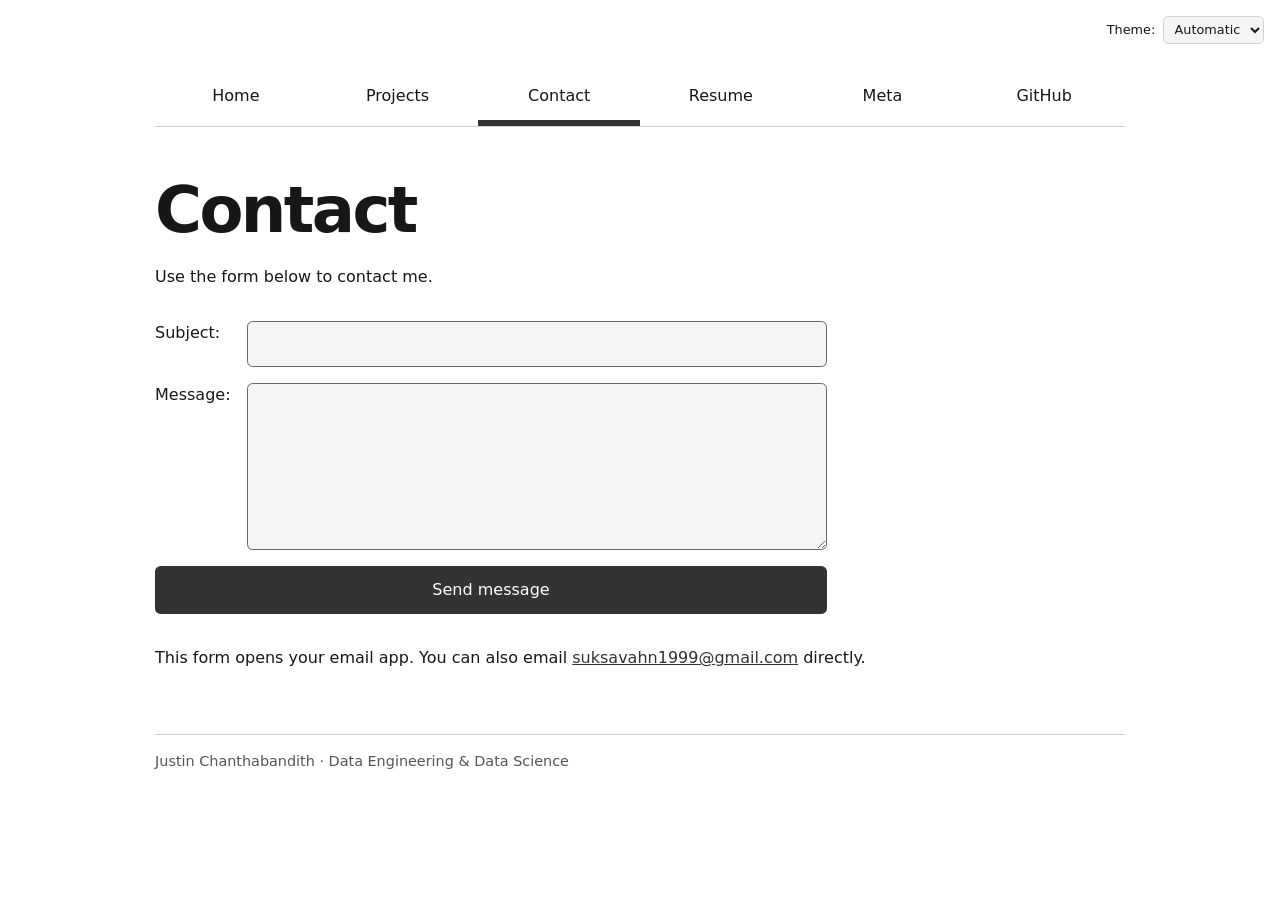
<file: contact/index.html>
<!DOCTYPE html>
<html lang="en">
<head>
    <meta charset="UTF-8">
    <meta name="viewport" content="width=device-width, initial-scale=1.0">
    <title>Contact — Justin Chanthabandith</title>
    <link rel="stylesheet" href="../style.css">
    <script type="module" src="../global.js"></script>
</head>
<body>
<h1>Contact</h1>
    <p>Use the form below to contact me.</p>

    <form action="mailto:suksavahn1999@gmail.com" method="GET">
        <label>Subject: <input type="text" name="subject" required></label>
        <label>Message: <textarea name="body" rows="6" required></textarea></label>
        <button type="submit">Send message</button>
    </form>
    <p>This form opens your email app. You can also email <a href="mailto:suksavahn1999@gmail.com">suksavahn1999@gmail.com</a> directly.</p>
    <footer>Justin Chanthabandith · Data Engineering &amp; Data Science</footer>
</body>
</html>
</file>
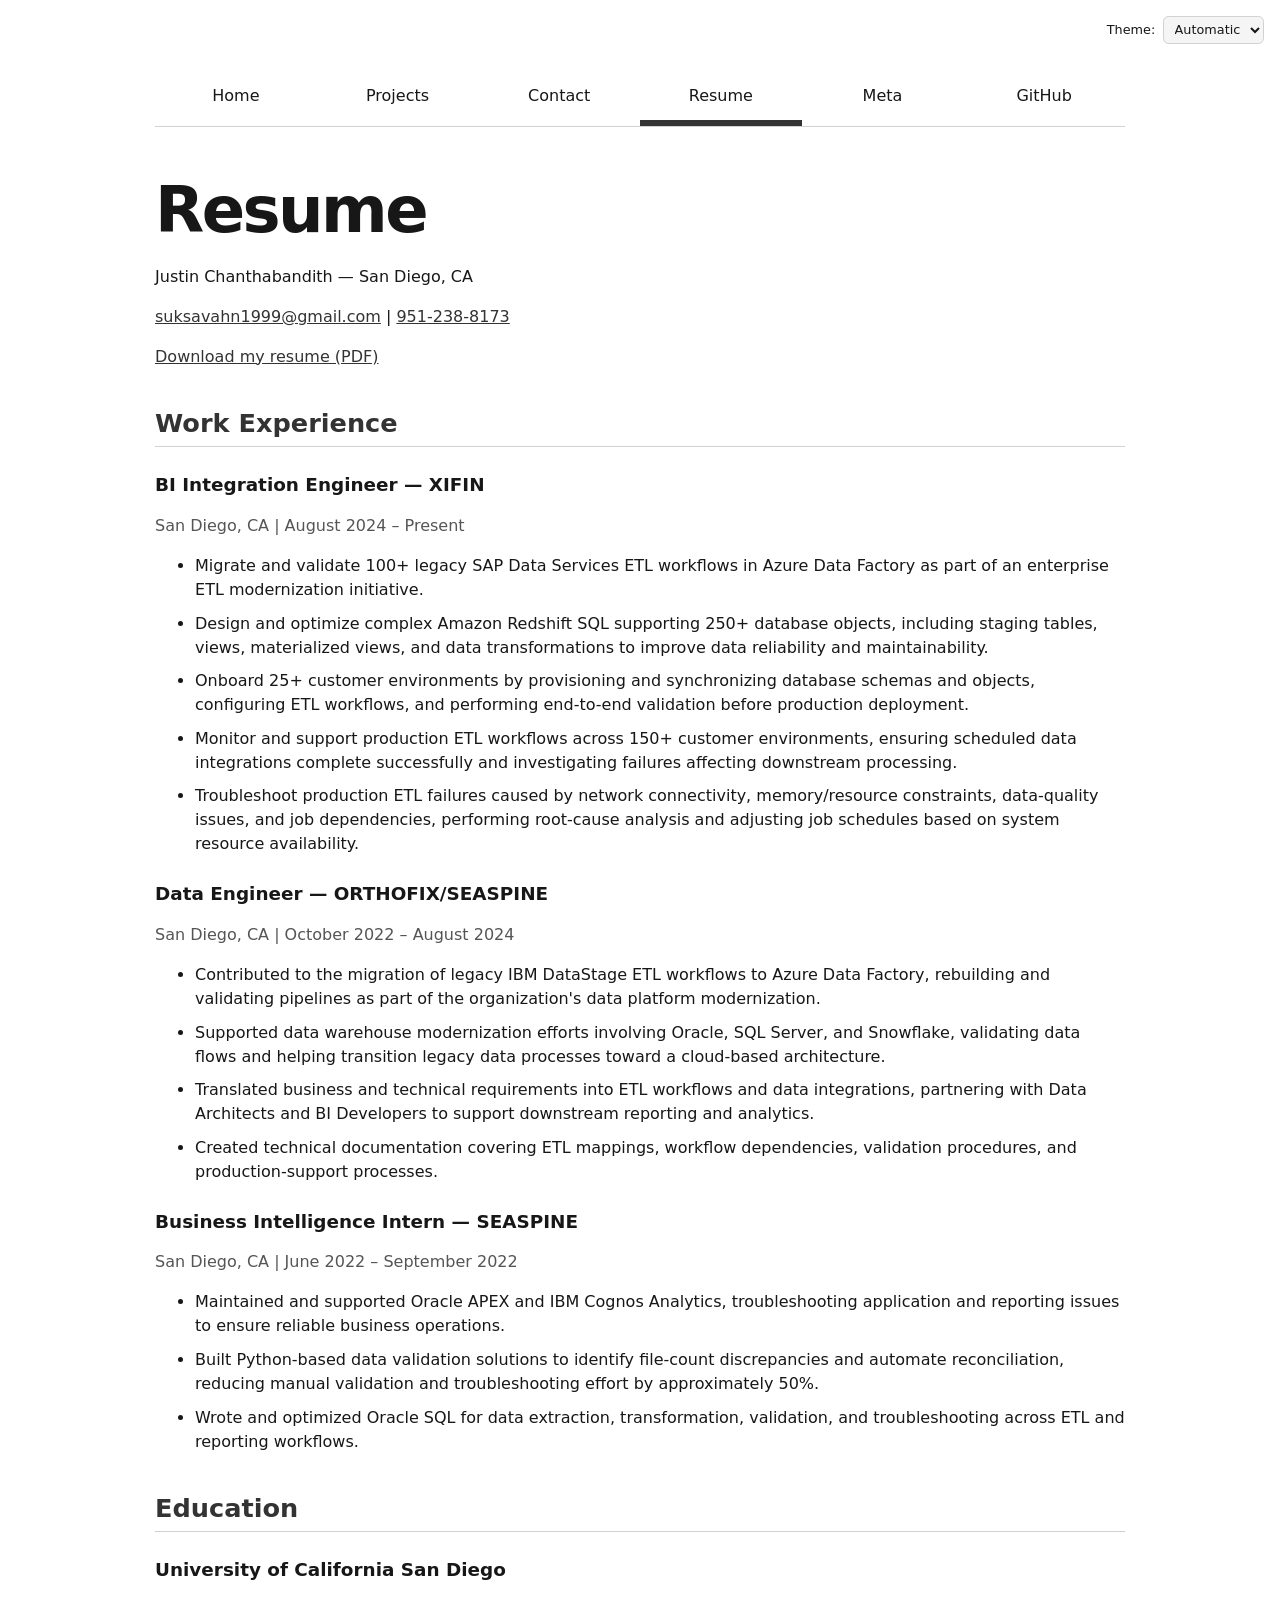
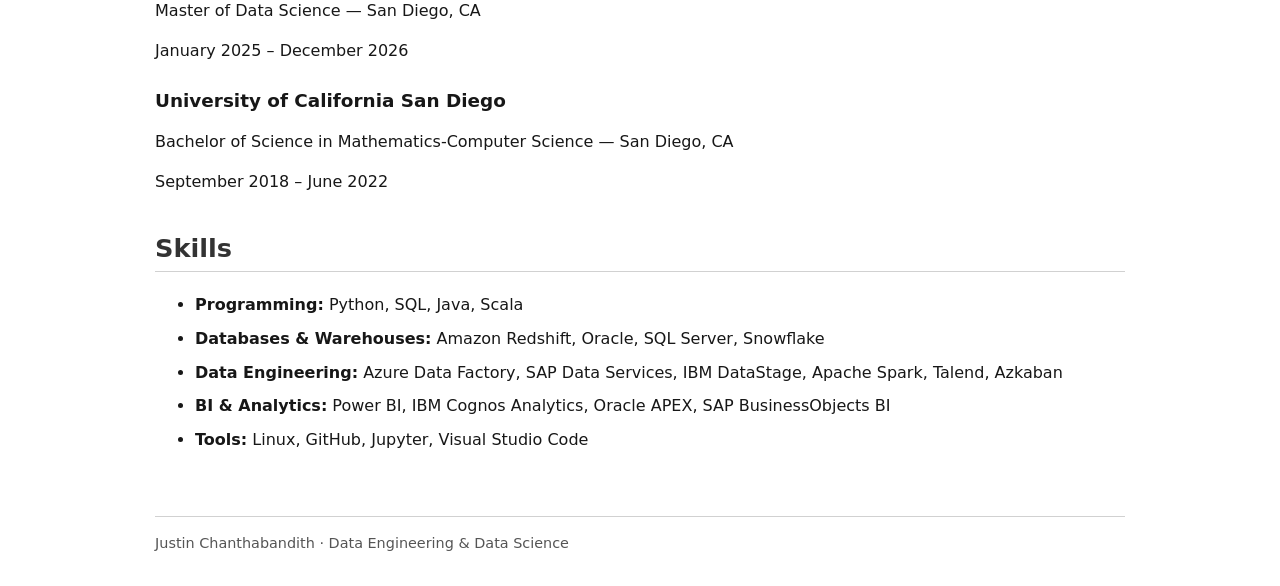
<file: resume/index.html>
<!DOCTYPE html>
<html lang="en">
<head>
    <meta charset="UTF-8">
    <meta name="viewport" content="width=device-width, initial-scale=1.0">
    <title>Resume — Justin Chanthabandith</title>
    <link rel="stylesheet" href="../style.css">
    <script type="module" src="../global.js"></script>
</head>
<body>
<main class="resume">
        <h1>Resume</h1>
        <p>Justin Chanthabandith — San Diego, CA</p>
        <p><a href="mailto:suksavahn1999@gmail.com">suksavahn1999@gmail.com</a> | <a href="tel:+19512388173">951-238-8173</a></p>
        <p><a href="JC_Resume_2026.pdf" download>Download my resume (PDF)</a></p>
        <section>
            <h2>Work Experience</h2>
            <article>
                <header>
                    <h3>BI Integration Engineer — XIFIN</h3>
                    <p>San Diego, CA | <time datetime="2024-08">August 2024</time> – Present</p>
                </header>
                <ul>
                    <li>Migrate and validate 100+ legacy SAP Data Services ETL workflows in Azure Data Factory as part of an enterprise ETL modernization initiative.</li>
                    <li>Design and optimize complex Amazon Redshift SQL supporting 250+ database objects, including staging tables, views, materialized views, and data transformations to improve data reliability and maintainability.</li>
                    <li>Onboard 25+ customer environments by provisioning and synchronizing database schemas and objects, configuring ETL workflows, and performing end-to-end validation before production deployment.</li>
                    <li>Monitor and support production ETL workflows across 150+ customer environments, ensuring scheduled data integrations complete successfully and investigating failures affecting downstream processing.</li>
                    <li>Troubleshoot production ETL failures caused by network connectivity, memory/resource constraints, data-quality issues, and job dependencies, performing root-cause analysis and adjusting job schedules based on system resource availability.</li>
                </ul>
            </article>
            <article>
                <header>
                    <h3>Data Engineer — ORTHOFIX/SEASPINE</h3>
                    <p>San Diego, CA | <time datetime="2022-10">October 2022</time> – <time datetime="2024-08">August 2024</time></p>
                </header>
                <ul>
                    <li>Contributed to the migration of legacy IBM DataStage ETL workflows to Azure Data Factory, rebuilding and validating pipelines as part of the organization&#x27;s data platform modernization.</li>
                    <li>Supported data warehouse modernization efforts involving Oracle, SQL Server, and Snowflake, validating data flows and helping transition legacy data processes toward a cloud-based architecture.</li>
                    <li>Translated business and technical requirements into ETL workflows and data integrations, partnering with Data Architects and BI Developers to support downstream reporting and analytics.</li>
                    <li>Created technical documentation covering ETL mappings, workflow dependencies, validation procedures, and production-support processes.</li>
                </ul>
            </article>
            <article>
                <header>
                    <h3>Business Intelligence Intern — SEASPINE</h3>
                    <p>San Diego, CA | <time datetime="2022-06">June 2022</time> – <time datetime="2022-09">September 2022</time></p>
                </header>
                <ul>
                    <li>Maintained and supported Oracle APEX and IBM Cognos Analytics, troubleshooting application and reporting issues to ensure reliable business operations.</li>
                    <li>Built Python-based data validation solutions to identify file-count discrepancies and automate reconciliation, reducing manual validation and troubleshooting effort by approximately 50%.</li>
                    <li>Wrote and optimized Oracle SQL for data extraction, transformation, validation, and troubleshooting across ETL and reporting workflows.</li>
                </ul>
            </article>
        </section>
        <section>
            <h2>Education</h2>
            <article>
                <h3>University of California San Diego</h3>
                <p>Master of Data Science — San Diego, CA</p>
                <p><time datetime="2025-01">January 2025</time> – <time datetime="2026-12">December 2026</time></p>
            </article>
            <article>
                <h3>University of California San Diego</h3>
                <p>Bachelor of Science in Mathematics-Computer Science — San Diego, CA</p>
                <p><time datetime="2018-09">September 2018</time> – <time datetime="2022-06">June 2022</time></p>
            </article>
        </section>
        <section>
            <h2>Skills</h2>
            <ul>
                <li><strong>Programming:</strong> Python, SQL, Java, Scala</li>
                <li><strong>Databases &amp; Warehouses:</strong> Amazon Redshift, Oracle, SQL Server, Snowflake</li>
                <li><strong>Data Engineering:</strong> Azure Data Factory, SAP Data Services, IBM DataStage, Apache Spark, Talend, Azkaban</li>
                <li><strong>BI &amp; Analytics:</strong> Power BI, IBM Cognos Analytics, Oracle APEX, SAP BusinessObjects BI</li>
                <li><strong>Tools:</strong> Linux, GitHub, Jupyter, Visual Studio Code</li>
            </ul>
        </section>
    </main>
    <footer>Justin Chanthabandith · Data Engineering &amp; Data Science</footer>
</body>
</html>
</file>
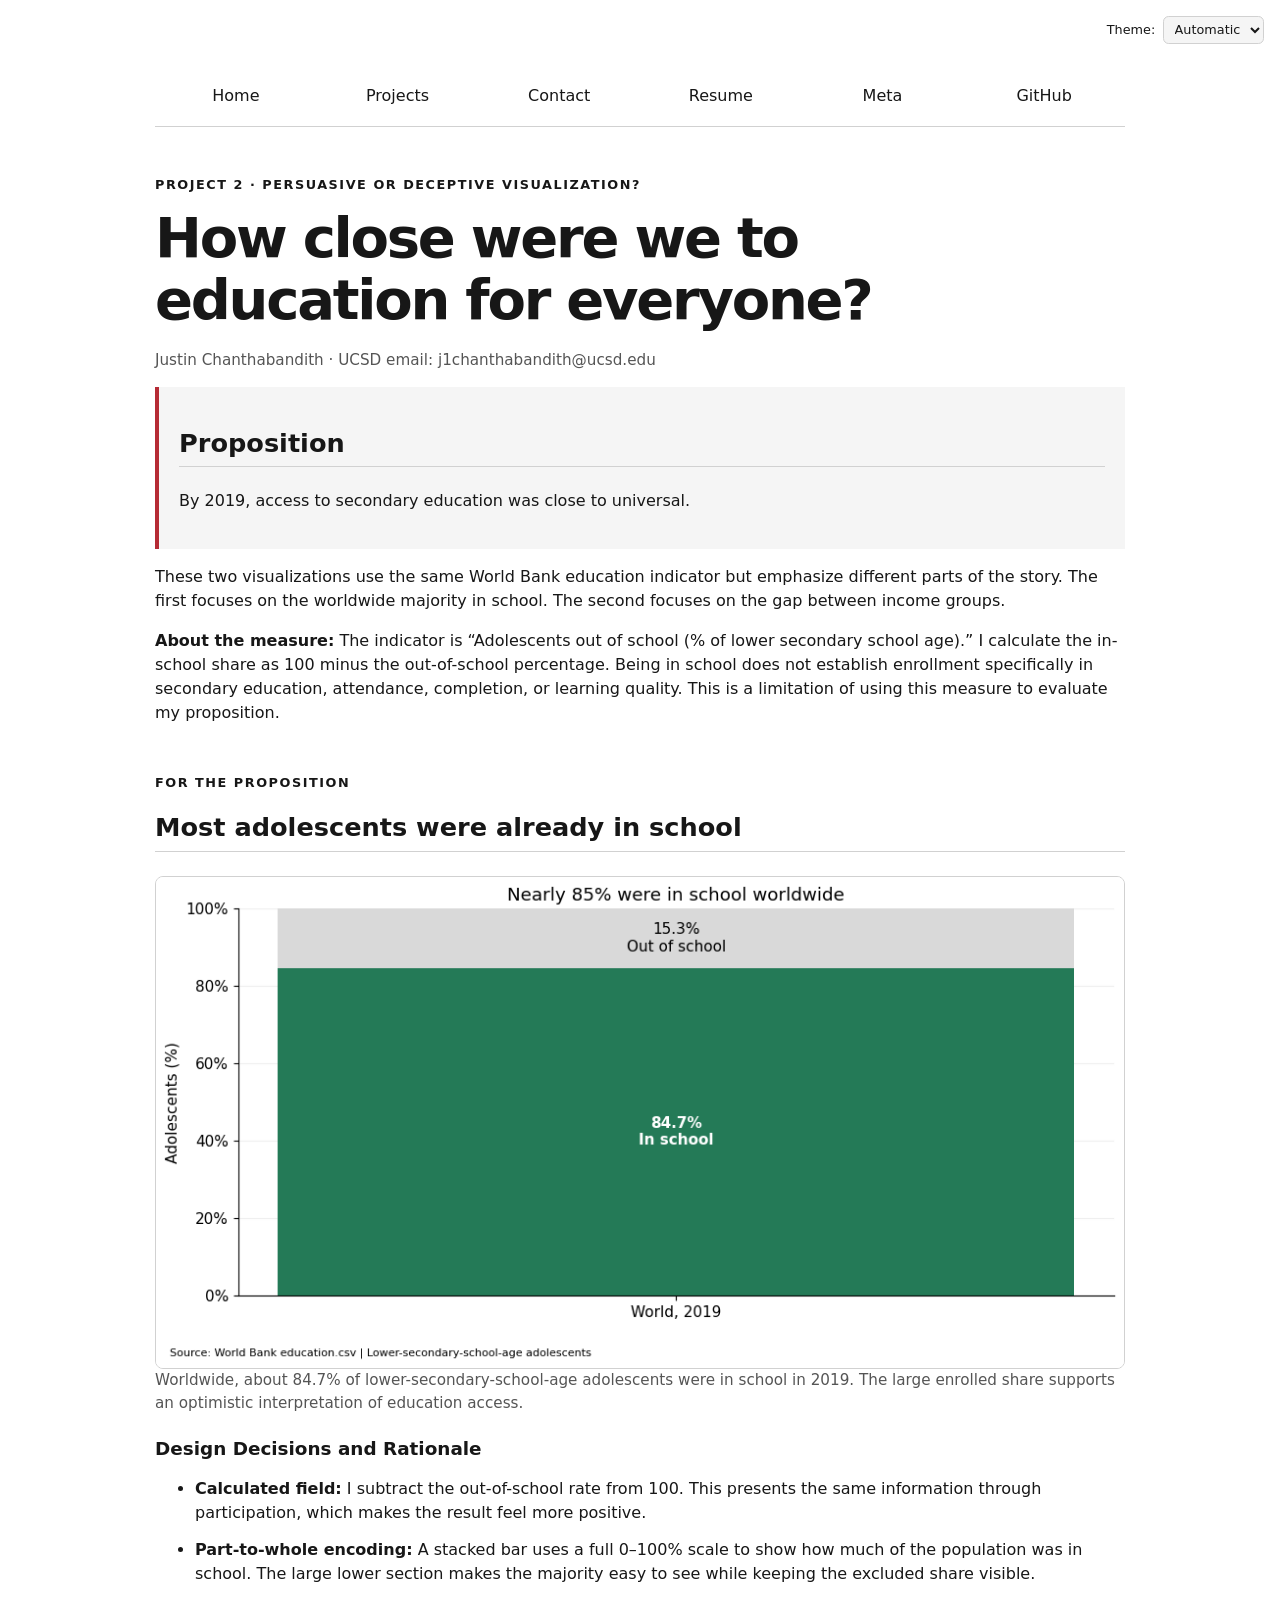
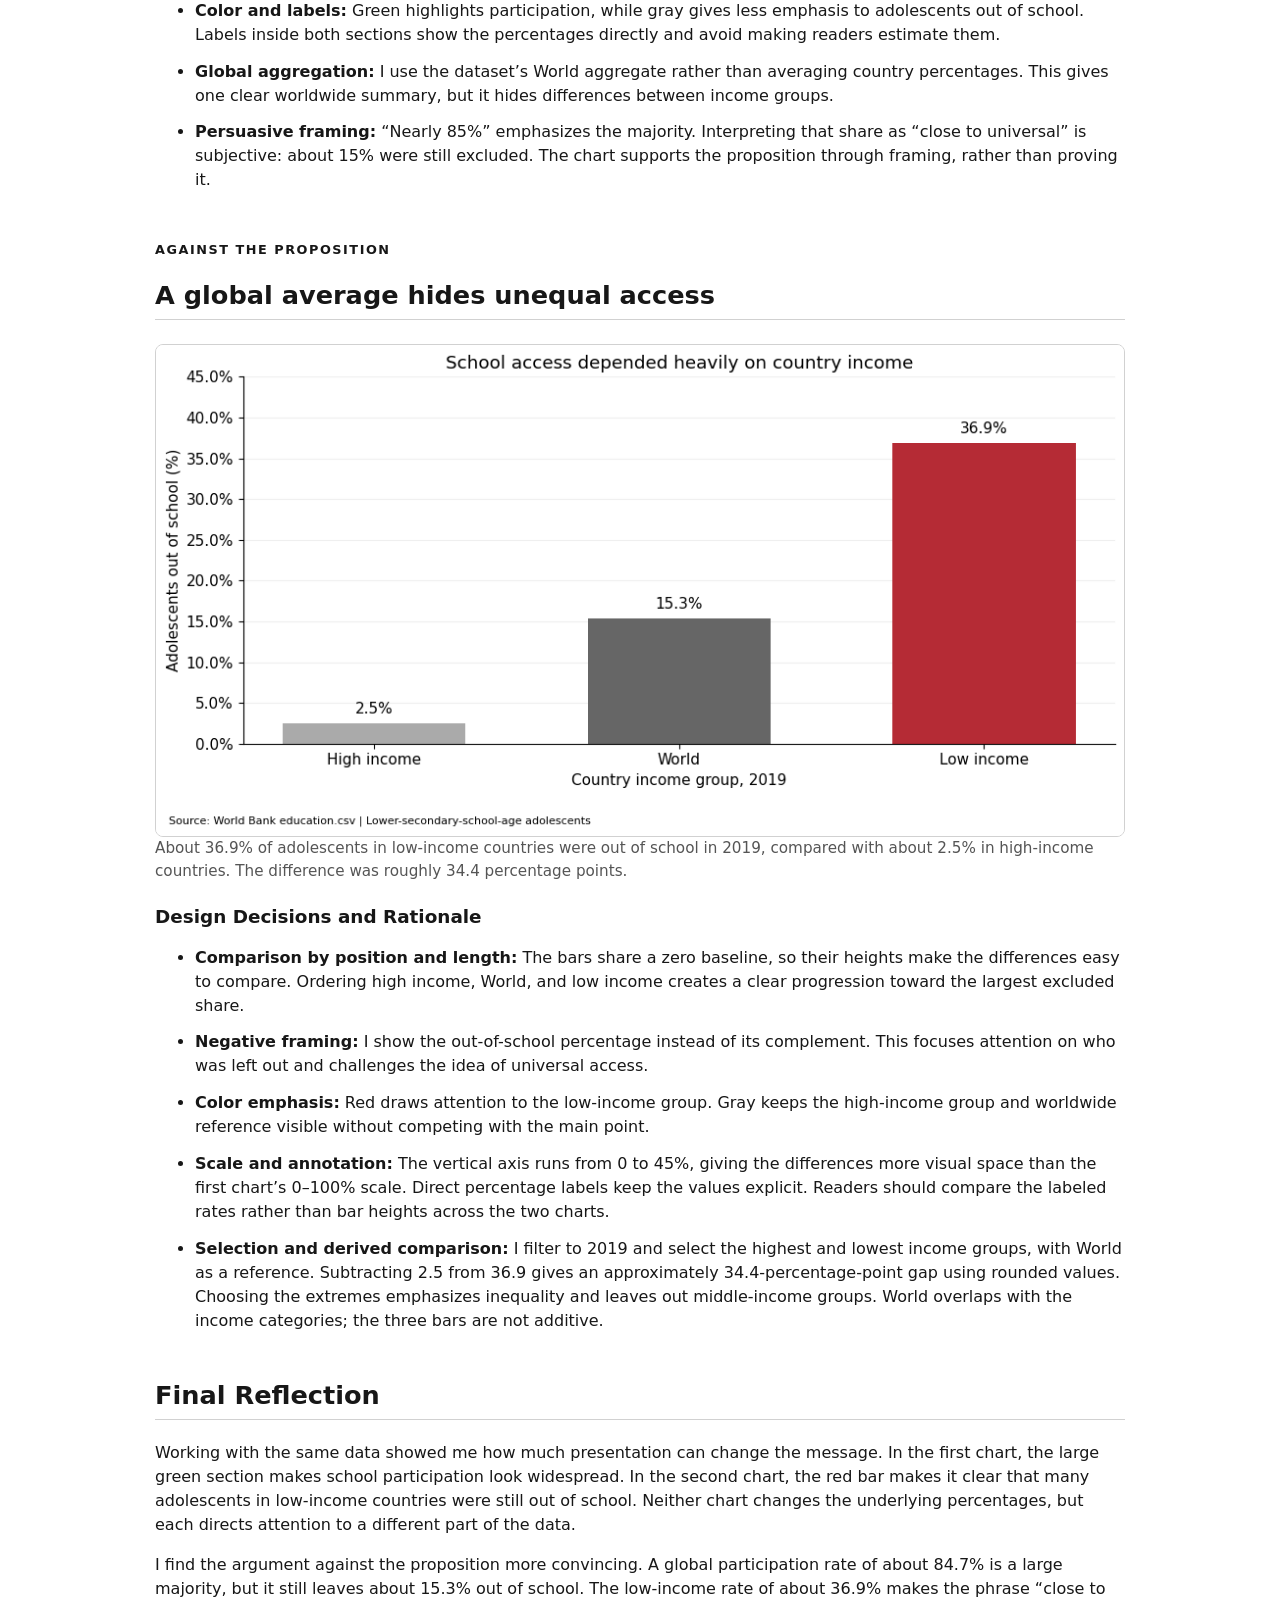
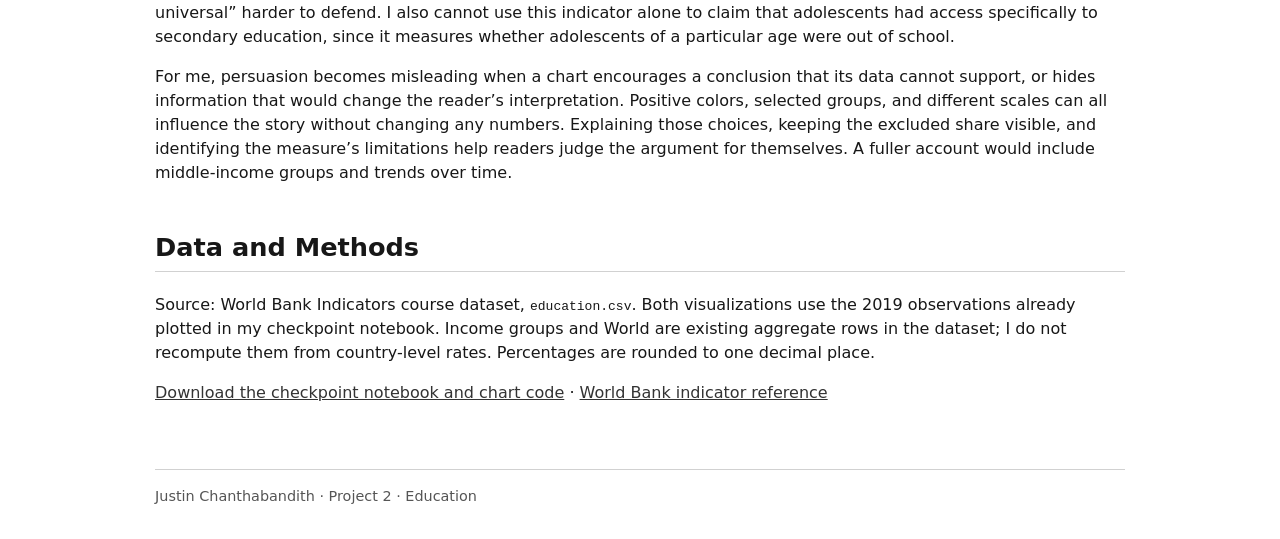
<file: projects/project2/index.html>
<!DOCTYPE html>
<html lang="en">
<head>
<meta charset="UTF-8"><meta name="viewport" content="width=device-width, initial-scale=1">
<title>Project 2: Education — Justin Chanthabandith</title>
<link rel="stylesheet" href="../../style.css">
<script type="module" src="../../global.js"></script>
<style>
.report section {margin-block:3rem}.report h1{font-size:clamp(2.2rem,5vw,3.5rem)}
.report figure{margin:1.5rem 0}.report figure img{width:100%;background:white;border:1px solid var(--color-border);border-radius:.5rem}
.report figcaption,.byline{color:var(--color-muted);font-size:.95rem}.report li{margin-block:.8rem}
.proposition{padding:1.25rem;border-left:4px solid #b52b35;background:var(--color-surface)}
.kicker{text-transform:uppercase;letter-spacing:.12em;font-size:.8rem;font-weight:700}
.report h2{padding-bottom:.6rem;border-bottom:1px solid var(--color-border)}
</style>
</head>
<body>
<main class="report">
<p class="kicker">Project 2 · Persuasive or Deceptive Visualization?</p>
<h1>How close were we to education for everyone?</h1>
<p class="byline">Justin Chanthabandith · UCSD email: j1chanthabandith@ucsd.edu</p>
<div class="proposition"><h2>Proposition</h2><p>By 2019, access to secondary education was close to universal.</p></div>
<p>These two visualizations use the same World Bank education indicator but emphasize different parts of the story. The first focuses on the worldwide majority in school. The second focuses on the gap between income groups.</p>
<p><strong>About the measure:</strong> The indicator is “Adolescents out of school (% of lower secondary school age).” I calculate the in-school share as 100 minus the out-of-school percentage. Being in school does not establish enrollment specifically in secondary education, attendance, completion, or learning quality. This is a limitation of using this measure to evaluate my proposition.</p>
<section aria-labelledby="for-title">
<p class="kicker">FOR the proposition</p><h2 id="for-title">Most adolescents were already in school</h2>
<figure><img src="for-education.png" width="1980" alt="Stacked bar showing about 84.7 percent of lower-secondary-school-age adolescents worldwide in school in 2019, with about 15.3 percent out of school."><figcaption>Worldwide, about 84.7% of lower-secondary-school-age adolescents were in school in 2019. The large enrolled share supports an optimistic interpretation of education access.</figcaption></figure>
<h3>Design Decisions and Rationale</h3>
<ul>
<li><strong>Calculated field:</strong> I subtract the out-of-school rate from 100. This presents the same information through participation, which makes the result feel more positive.</li>
<li><strong>Part-to-whole encoding:</strong> A stacked bar uses a full 0–100% scale to show how much of the population was in school. The large lower section makes the majority easy to see while keeping the excluded share visible.</li>
<li><strong>Color and labels:</strong> Green highlights participation, while gray gives less emphasis to adolescents out of school. Labels inside both sections show the percentages directly and avoid making readers estimate them.</li>
<li><strong>Global aggregation:</strong> I use the dataset’s World aggregate rather than averaging country percentages. This gives one clear worldwide summary, but it hides differences between income groups.</li>
<li><strong>Persuasive framing:</strong> “Nearly 85%” emphasizes the majority. Interpreting that share as “close to universal” is subjective: about 15% were still excluded. The chart supports the proposition through framing, rather than proving it.</li>
</ul></section>
<section aria-labelledby="against-title">
<p class="kicker">AGAINST the proposition</p><h2 id="against-title">A global average hides unequal access</h2>
<figure><img src="against-education.png" width="1980" alt="Bar chart showing out-of-school rates in 2019 of about 2.5 percent for high-income countries, 15.3 percent worldwide, and 36.9 percent for low-income countries."><figcaption>About 36.9% of adolescents in low-income countries were out of school in 2019, compared with about 2.5% in high-income countries. The difference was roughly 34.4 percentage points.</figcaption></figure>
<h3>Design Decisions and Rationale</h3>
<ul>
<li><strong>Comparison by position and length:</strong> The bars share a zero baseline, so their heights make the differences easy to compare. Ordering high income, World, and low income creates a clear progression toward the largest excluded share.</li>
<li><strong>Negative framing:</strong> I show the out-of-school percentage instead of its complement. This focuses attention on who was left out and challenges the idea of universal access.</li>
<li><strong>Color emphasis:</strong> Red draws attention to the low-income group. Gray keeps the high-income group and worldwide reference visible without competing with the main point.</li>
<li><strong>Scale and annotation:</strong> The vertical axis runs from 0 to 45%, giving the differences more visual space than the first chart’s 0–100% scale. Direct percentage labels keep the values explicit. Readers should compare the labeled rates rather than bar heights across the two charts.</li>
<li><strong>Selection and derived comparison:</strong> I filter to 2019 and select the highest and lowest income groups, with World as a reference. Subtracting 2.5 from 36.9 gives an approximately 34.4-percentage-point gap using rounded values. Choosing the extremes emphasizes inequality and leaves out middle-income groups. World overlaps with the income categories; the three bars are not additive.</li>
</ul></section>
<section aria-labelledby="reflection"><h2 id="reflection">Final Reflection</h2>
<p>Working with the same data showed me how much presentation can change the message. In the first chart, the large green section makes school participation look widespread. In the second chart, the red bar makes it clear that many adolescents in low-income countries were still out of school. Neither chart changes the underlying percentages, but each directs attention to a different part of the data.</p>
<p>I find the argument against the proposition more convincing. A global participation rate of about 84.7% is a large majority, but it still leaves about 15.3% out of school. The low-income rate of about 36.9% makes the phrase “close to universal” harder to defend. I also cannot use this indicator alone to claim that adolescents had access specifically to secondary education, since it measures whether adolescents of a particular age were out of school.</p>
<p>For me, persuasion becomes misleading when a chart encourages a conclusion that its data cannot support, or hides information that would change the reader’s interpretation. Positive colors, selected groups, and different scales can all influence the story without changing any numbers. Explaining those choices, keeping the excluded share visible, and identifying the measure’s limitations help readers judge the argument for themselves. A fuller account would include middle-income groups and trends over time.</p>
</section>
<section><h2>Data and Methods</h2>
<p>Source: World Bank Indicators course dataset, <code>education.csv</code>. Both visualizations use the 2019 observations already plotted in my checkpoint notebook. Income groups and World are existing aggregate rows in the dataset; I do not recompute them from country-level rates. Percentages are rounded to one decimal place.</p>
<p><a href="DSC_209R_Project_2_Checkpoint.ipynb" download>Download the checkpoint notebook and chart code</a> · <a href="https://data.worldbank.org/indicator/SE.SEC.UNER.LO.ZS">World Bank indicator reference</a></p>
</section>
</main><footer>Justin Chanthabandith · Project 2 · Education</footer>
</body></html>
</file>
<file: style.css>
/* Shared styles for every portfolio page. */
:root {
  color-scheme: light dark;
  --color-accent: light-dark(#333333, #b8c0cc);
  --color-border: light-dark(#d1d1d1, #383838);
  --color-muted: light-dark(#555555, #bdbdbd);
  --color-surface: light-dark(#f5f5f5, #1b1b1b);
  accent-color: var(--color-accent);
  color: light-dark(#171717, #f1f1f1);
  background: light-dark(#ffffff, #101010);
}
* { box-sizing: border-box; }
body { font: 100%/1.5 system-ui, sans-serif; max-width: 100ch; margin-inline: auto; padding: 4rem 1.5rem 1.5rem; }
nav { display: flex; flex-wrap: wrap; border-bottom: 1px solid var(--color-border); margin-bottom: 3rem; }
nav a { flex: 1; color: inherit; text-decoration: none; text-align: center; padding: .75em .5em; border-bottom: .4em solid transparent; }
nav a.current { border-bottom-color: var(--color-accent); }
nav a:hover { border-bottom-color: var(--color-accent); background: color-mix(in oklch, var(--color-accent), canvas 88%); }
a { color: var(--color-accent); }
a:focus-visible, input:focus-visible, textarea:focus-visible, button:focus-visible { outline: 3px solid var(--color-accent); outline-offset: 3px; }
h1, h2, h3, h4, h5, h6 { line-height: 1.1; text-wrap: balance; }
h1 { font-size: clamp(2.3rem, 6vw, 4rem); margin: 0 0 1.2rem; letter-spacing: -.04em; overflow-wrap: anywhere; }
h2 { font-size: 1.6rem; }
h3 { font-size: 1.15rem; }
img { max-width: 100%; height: auto; display: block; }
.portrait { border-radius: 1rem; margin-block: 2rem; }
.intro { font-size: 1.2rem; max-width: 60ch; color: var(--color-muted); }
footer { margin-top: 4rem; padding-top: 1rem; border-top: 1px solid var(--color-border); color: var(--color-muted); font-size: .9rem; }
.projects { display: grid; grid-template-columns: repeat(auto-fill, minmax(min(15em, 100%), 1fr)); gap: 1.5em; margin-top: 2rem; }
.projects article { display: grid; grid-template-rows: subgrid; grid-row: span 3; gap: 1em; padding: 1.25rem; border: 1px solid var(--color-border); border-radius: .75rem; background: var(--color-surface); color: inherit; }
.projects h2, .projects p { margin: 0; }
.projects img { width: 100%; border-radius: .35rem; }
input, textarea, button, select { font: inherit; }
form { display: grid; grid-template-columns: auto minmax(0, 1fr); gap: 1em; max-width: 42rem; margin-block: 2rem; }
form label { display: grid; grid-template-columns: subgrid; grid-column: 1 / -1; align-items: start; }
input, textarea { width: 100%; min-width: 0; padding: .65em; border: 1px solid #666666; border-radius: .35rem; background: var(--color-surface); color: inherit; }
textarea { resize: vertical; }
button { grid-column: 1 / -1; padding: .75em 1em; border: 0; border-radius: .35rem; background: light-dark(#333333, #dedede); color: light-dark(#ffffff, #171717); cursor: pointer; }
button:hover { background: light-dark(#505050, #bfbfbf); }
.resume section { margin-top: 2.5rem; }
.resume section > h2 { color: var(--color-accent); border-bottom: 1px solid var(--color-border); padding-bottom: .6rem; }
.resume article { margin-block: 1.75rem; }
.resume header p { color: var(--color-muted); margin-top: .5rem; }
.resume li { margin-bottom: .6rem; }
@media (max-width: 40rem) { body { padding: 4rem 1rem 1rem; } nav { margin-bottom: 2rem; } nav a { flex-basis: 30%; } form { grid-template-columns: minmax(0, 1fr); } form label { gap: .4rem; } }

.color-scheme { position: absolute; top: 1rem; right: 1rem; display: flex; align-items: center; gap: .5rem; font-size: 80%; }
.color-scheme select { padding: .35em .5em; border: 1px solid var(--color-border); border-radius: .35rem; color: inherit; background: var(--color-surface); }
select:focus-visible { outline: 3px solid var(--color-accent); outline-offset: 3px; }

/* Lab 4: reusable project cards and live GitHub statistics. */
.projects h3 { margin: 0; font-size: 1.35rem; }
.projects img { aspect-ratio: 8 / 5; object-fit: contain; background: #e8e8e8; }
.project-year { display: block; margin-bottom: .5rem; font-size: .85rem; color: var(--color-muted); }
#profile-stats { padding: 1.25rem; border: 1px solid var(--color-border); border-radius: .75rem; background: var(--color-surface); }
#profile-stats dl { display: grid; grid-template-columns: repeat(4, minmax(0, 1fr)); gap: .5rem 1rem; margin: 0; text-align: center; }
#profile-stats dt { grid-row: 1; color: var(--color-muted); font-size: .85rem; }
#profile-stats dd { grid-row: 2; margin: 0; font-size: 1.8rem; font-weight: 650; }
@media (max-width: 30rem) { #profile-stats dl { gap: .5rem; } #profile-stats dt { font-size: .7rem; } #profile-stats dd { font-size: 1.35rem; } }

.projects article.text-only { display: flex; flex-direction: column; }

/* Lab 5: interactive categorical visualization. */
.chart-help, #filter-status { color: var(--color-muted); }
.chart-container { display: flex; align-items: center; gap: 2rem; margin-block: 1.5rem; }
#projects-pie-plot { width: min(100%, 18rem); max-width: 20em; flex: 0 1 18rem; overflow: visible; }
#projects-pie-plot path { cursor: pointer; transition: opacity 300ms, fill 300ms; stroke: canvas; stroke-width: .6; }
#projects-pie-plot:has(path:hover) path:not(:hover) { opacity: .5; }
#projects-pie-plot path:focus-visible { outline: none; stroke: canvastext; stroke-width: 1.5; }
.legend { flex: 1; display: grid; grid-template-columns: repeat(auto-fill, minmax(9em, 1fr)); gap: 1rem; list-style: none; padding: 1rem; margin: 0; border: 1px solid var(--color-border); border-radius: .75rem; }
.legend-item button { display: flex; align-items: center; gap: .6rem; width: 100%; padding: .6rem; background: transparent; color: inherit; text-align: left; border: 2px solid transparent; }
.legend-item button:hover { background: var(--color-surface); }
.swatch { display: inline-block; width: 1em; aspect-ratio: 1; flex-shrink: 0; border-radius: .2em; background: var(--color); }
.selected { --color: #e83e8c !important; }
#projects-pie-plot path.selected { fill: var(--color); stroke: canvastext; stroke-width: 1; }
.legend-item.selected button { border-color: var(--color); font-weight: 700; }
.filter-summary { display: flex; align-items: center; justify-content: space-between; gap: 1rem; }
#clear-filters { flex-shrink: 0; padding: .5em .8em; }
button:disabled { opacity: .5; cursor: default; }
@media (max-width: 40rem) { .chart-container { flex-direction: column; gap: 1rem; } #projects-pie-plot { flex-basis: auto; } .legend { width: 100%; } .filter-summary { flex-wrap: wrap; } }
@media (prefers-reduced-motion: reduce) { #projects-pie-plot path { transition: none; } }

/* Lab 6: portfolio commit history. */
.meta {
  --commit-color: light-dark(#245ca6, #82baff);
  --commit-selected: light-dark(#b83c21, #ff9c7c);
}
.meta section + section { margin-top: 2.5rem; }
.meta .stats {
  display: grid;
  grid-template-columns: repeat(auto-fit, minmax(min(9rem, 100%), 1fr));
  gap: .75rem;
  margin: 0;
}
.meta .stats div {
  padding: .75rem 1rem;
  border: 1px solid var(--color-border);
  border-radius: .55rem;
  background: var(--color-surface);
}
.meta dt { color: var(--color-muted); font-size: .85rem; }
.meta dd { margin: .15rem 0 0; font-weight: 650; overflow-wrap: anywhere; }
#commit-chart {
  border: 1px solid var(--color-border);
  border-radius: .75rem;
}
#commit-chart svg { display: block; width: 100%; }
#commit-chart .tick text { font-size: 11px; }
@media (max-width: 35rem) {
  #commit-chart .tick text, #commit-chart .commit-axis-label { font-size: 17px; }
}
.commit-grid { color: var(--color-border); }
.commit-grid .domain { display: none; }
.commit-axis-label { fill: currentColor; text-anchor: middle; font-size: 12px; font-weight: 600; }
.commit-dots circle { fill: var(--commit-color); fill-opacity: .62; stroke: canvas; stroke-width: 1; }
.commit-dots .is-brushed { fill: var(--commit-selected); fill-opacity: 1; }
.commit-dots a:hover circle, .commit-dots a:focus-visible circle {
  fill-opacity: 1;
  stroke: canvastext;
  stroke-width: 2;
}
.commit-brush .selection {
  fill: var(--commit-color);
  fill-opacity: .14;
  stroke: var(--commit-color);
  stroke-dasharray: 4 3;
}
#clear-selection { flex-shrink: 0; padding: .5em .8em; }
#commit-tooltip:not([hidden]) {
  position: fixed;
  z-index: 1;
  display: grid;
  grid-template-columns: auto minmax(0, 1fr);
  align-items: baseline;
  gap: .2rem .8rem;
  max-width: calc(100vw - 16px);
  margin: 0;
  padding: .7rem .9rem;
  border: 1px solid var(--color-border);
  border-radius: .5rem;
  background: var(--color-surface);
  box-shadow: 0 4px 16px #0003;
  pointer-events: none;
}
</file>
